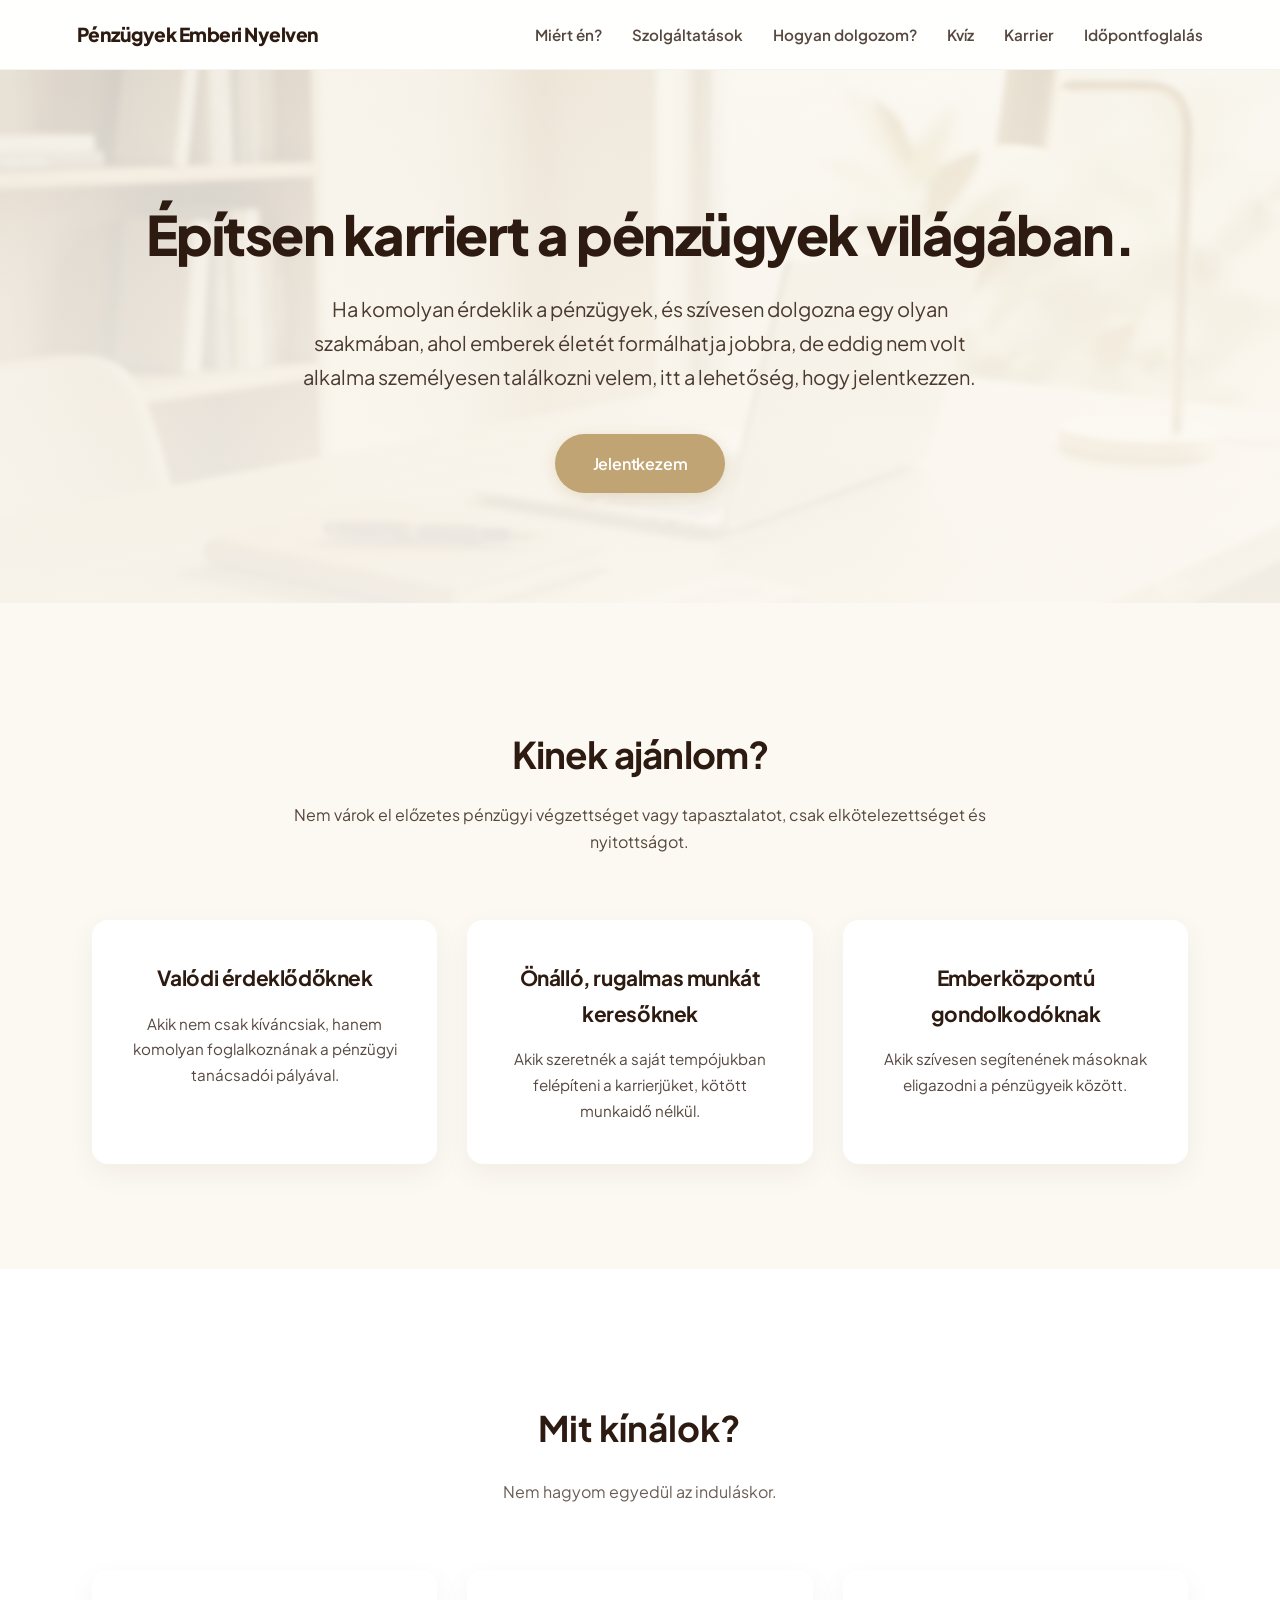
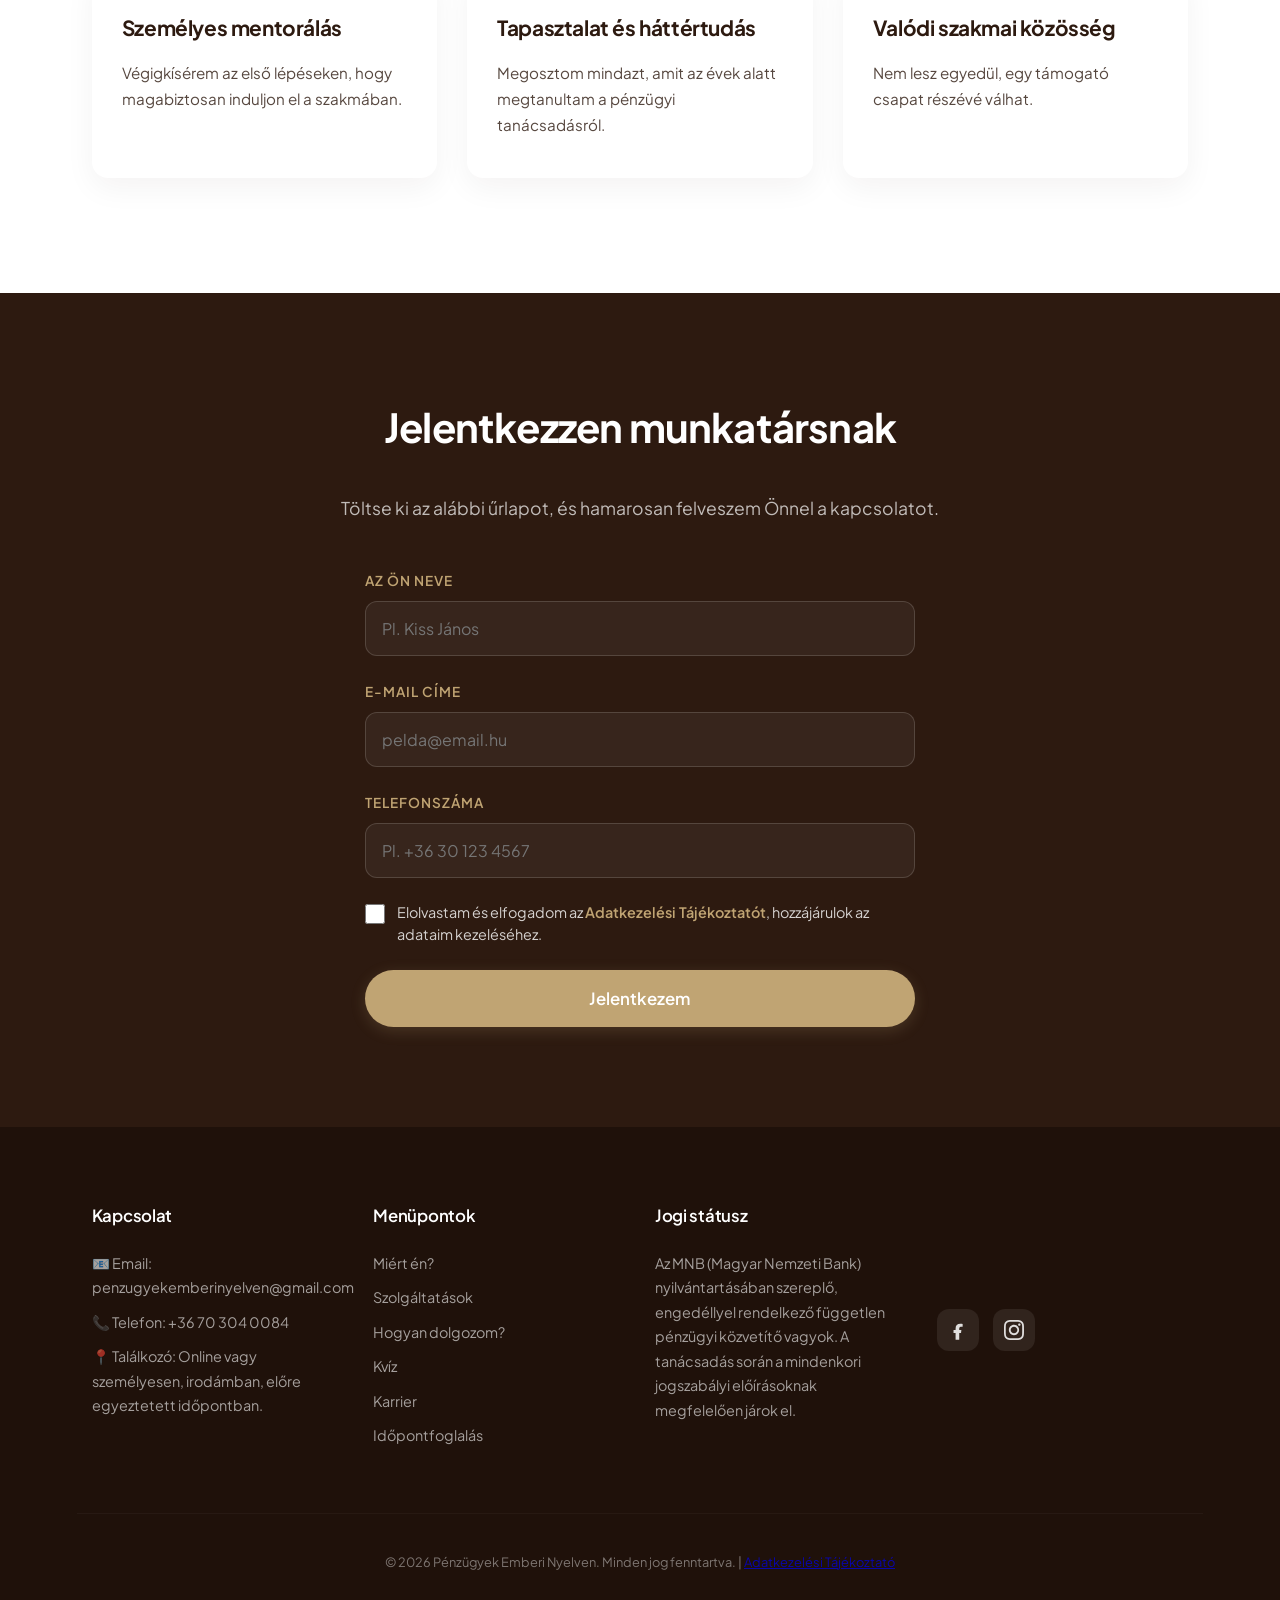
<file: karrier.html>
<!DOCTYPE html>
<html lang="hu">
<head>
<meta charset="UTF-8">
<meta name="viewport" content="width=device-width, initial-scale=1.0">
<title>Karrier - Csatlakozzon hozzám | Pénzügyek Emberi Nyelven</title>
<link rel="icon" type="image/png" sizes="32x32" href="images/favicon-32.png">
<link rel="icon" type="image/png" sizes="16x16" href="images/favicon-16.png">
<link rel="apple-touch-icon" sizes="180x180" href="images/apple-touch-icon.png">
<meta name="description" content="Érdeklik a pénzügyek, és önálló, rugalmas karriert keres? Jelentkezzen pénzügyi tanácsadó munkatársnak, és induljon el mentorálással a szakmában.">

<!-- MEGOSZTÁSI ELŐNÉZET (OPEN GRAPH) -->
<meta property="og:type" content="website">
<meta property="og:title" content="Karrier a pénzügyek világában | Pénzügyek Emberi Nyelven">
<meta property="og:description" content="Érdeklik a pénzügyek, és önálló, rugalmas karriert keres? Jelentkezzen pénzügyi tanácsadó munkatársnak, és induljon el mentorálással a szakmában.">
<meta property="og:image" content="https://gaalbogi03-ui.github.io/Bogi-weboldal/images/og-image.jpg">
<meta property="og:url" content="https://gaalbogi03-ui.github.io/Bogi-weboldal/karrier.html">
<meta property="og:locale" content="hu_HU">
<meta name="twitter:card" content="summary_large_image">
<meta name="twitter:title" content="Karrier a pénzügyek világában | Pénzügyek Emberi Nyelven">
<meta name="twitter:description" content="Érdeklik a pénzügyek, és önálló, rugalmas karriert keres? Jelentkezzen pénzügyi tanácsadó munkatársnak, és induljon el mentorálással a szakmában.">
<meta name="twitter:image" content="https://gaalbogi03-ui.github.io/Bogi-weboldal/images/og-image.jpg">

<!-- Helyben tárolt Plus Jakarta Sans betűtípus (GDPR miatt nem Google szerverről töltődik be) -->
<link href="fonts/plus-jakarta-sans.css" rel="stylesheet">
<link href="styles.css" rel="stylesheet">

</head>
<body>

<!-- NAVIGÁCIÓ -->
<nav class="navbar">
<div class="container">
<a href="index.html" class="logo">Pénzügyek Emberi Nyelven</a>
<button class="nav-toggle" id="nav-toggle" aria-label="Menü megnyitása" aria-expanded="false">
<span></span><span></span><span></span>
</button>
<ul class="nav-links" id="nav-links">
<li><a href="index.html#rolam">Miért én?</a></li>
<li><a href="index.html#szolgaltatasok">Szolgáltatások</a></li>
<li><a href="index.html#folyamat">Hogyan dolgozom?</a></li>
<li><a href="kviz.html">Kvíz</a></li>
<li><a href="karrier.html">Karrier</a></li>
<li><a href="index.html#kapcsolat">Időpontfoglalás</a></li>
</ul>
</div>
</nav>

<main>
<!-- KARRIER HERO -->
<header class="hero">
<div class="hero-bg"></div>
<div class="hero-overlay"></div>
<div class="container">
<h1>Építsen karriert a pénzügyek világában.</h1>
<p>Ha komolyan érdeklik a pénzügyek, és szívesen dolgozna egy olyan szakmában, ahol emberek életét formálhatja jobbra, de eddig nem volt alkalma személyesen találkozni velem, itt a lehetőség, hogy jelentkezzen.</p>
<a href="#jelentkezes" class="btn">Jelentkezem</a>
</div>
</header>

<!-- KINEK AJÁNLOM -->
<section class="intro">
<div class="container">
<h2>Kinek ajánlom?</h2>
<p style="max-width: 750px; margin: 0 auto; opacity: 0.8;">Nem várok el előzetes pénzügyi végzettséget vagy tapasztalatot, csak elkötelezettséget és nyitottságot.</p>

<div class="features">
<div class="feature-box">
<h3>Valódi érdeklődőknek</h3>
<p>Akik nem csak kíváncsiak, hanem komolyan foglalkoznának a pénzügyi tanácsadói pályával.</p>
</div>
<div class="feature-box">
<h3>Önálló, rugalmas munkát keresőknek</h3>
<p>Akik szeretnék a saját tempójukban felépíteni a karrierjüket, kötött munkaidő nélkül.</p>
</div>
<div class="feature-box">
<h3>Emberközpontú gondolkodóknak</h3>
<p>Akik szívesen segítenének másoknak eligazodni a pénzügyeik között.</p>
</div>
</div>
</div>
</section>

<!-- MIT KÍNÁLOK -->
<section class="services">
<div class="container">
<h2 style="text-align: center; font-size: 2.2rem; margin-bottom: 20px;">Mit kínálok?</h2>
<p style="text-align: center; opacity: 0.7; margin-bottom: 50px;">Nem hagyom egyedül az induláskor.</p>

<div class="features">
<div class="feature-box">
<h3>Személyes mentorálás</h3>
<p>Végigkísérem az első lépéseken, hogy magabiztosan induljon el a szakmában.</p>
</div>
<div class="feature-box">
<h3>Tapasztalat és háttértudás</h3>
<p>Megosztom mindazt, amit az évek alatt megtanultam a pénzügyi tanácsadásról.</p>
</div>
<div class="feature-box">
<h3>Valódi szakmai közösség</h3>
<p>Nem lesz egyedül, egy támogató csapat részévé válhat.</p>
</div>
</div>
</div>
</section>

<!-- JELENTKEZÉSI ŰRLAP -->
<section class="contact" id="jelentkezes">
<div class="container">
<h2>Jelentkezzen munkatársnak</h2>
<p>Töltse ki az alábbi űrlapot, és hamarosan felveszem Önnel a kapcsolatot.</p>

<form id="career-form" action="https://api.web3forms.com/submit" method="POST">
<input type="hidden" name="access_key" value="3ff886d4-8d54-4756-86e4-f9f395a678a9">
<input type="hidden" name="subject" value="Új karrier jelentkezés – Pénzügyek Emberi Nyelven">
<input type="hidden" name="from_name" value="Pénzügyek Emberi Nyelven weboldal - Karrier">
<input type="checkbox" name="botcheck" style="display:none" tabindex="-1" autocomplete="off">

<div class="form-group">
<label for="career-name">Az Ön neve</label>
<input type="text" id="career-name" name="name" placeholder="Pl. Kiss János" required>
</div>

<div class="form-group">
<label for="career-email">E-mail címe</label>
<input type="email" id="career-email" name="email" placeholder="pelda@email.hu" required>
</div>

<div class="form-group">
<label for="career-phone">Telefonszáma</label>
<input type="tel" id="career-phone" name="phone" placeholder="Pl. +36 30 123 4567" required>
</div>

<div class="checkbox-group">
<input type="checkbox" id="career-aszf" name="aszf" required>
<label for="career-aszf">Elolvastam és elfogadom az <a href="https://www.ovb.hu/szerviz/adatkezelesi-szabalyzat.html" target="_blank">Adatkezelési Tájékoztatót</a>, hozzájárulok az adataim kezeléséhez.</label>
</div>

<button type="submit" id="career-submit">Jelentkezem</button>
<p id="career-status" style="margin-top: 18px; font-weight: 600; display: none;"></p>
</form>
</div>
</section>
</main>

<!-- LÁBLÉC -->
<footer class="main-footer">
<div class="container">
<div class="footer-grid">
<div class="footer-col">
<h4>Kapcsolat</h4>
<p>📧 Email: <a href="mailto:penzugyekemberinyelven@gmail.com">penzugyekemberinyelven@gmail.com</a></p>
<p>📞 Telefon: <a href="tel:+36703040084">+36 70 304 0084</a></p>
<p>📍 Találkozó: Online vagy személyesen, irodámban, előre egyeztetett időpontban.</p>
</div>
<div class="footer-col">
<h4>Menüpontok</h4>
<p><a href="index.html#rolam">Miért én?</a></p>
<p><a href="index.html#szolgaltatasok">Szolgáltatások</a></p>
<p><a href="index.html#folyamat">Hogyan dolgozom?</a></p>
<p><a href="kviz.html">Kvíz</a></p>
<p><a href="karrier.html">Karrier</a></p>
<p><a href="index.html#kapcsolat">Időpontfoglalás</a></p>
</div>
<div class="footer-col">
<h4>Jogi státusz</h4>
<p>Az MNB (Magyar Nemzeti Bank) nyilvántartásában szereplő, engedéllyel rendelkező független pénzügyi közvetítő vagyok. A tanácsadás során a mindenkori jogszabályi előírásoknak megfelelően járok el.</p>
</div>
<div class="footer-col footer-social">
<a href="https://www.facebook.com/profile.php?id=61591757138707" target="_blank" rel="noopener" class="footer-social-icon" aria-label="Facebook">
<svg viewBox="0 0 24 24" xmlns="http://www.w3.org/2000/svg"><path d="M9.101 23.691v-7.98H6.627v-3.667h2.474v-1.58c0-4.085 1.848-5.978 5.858-5.978.401 0 .955.042 1.468.103a8.68 8.68 0 0 1 1.141.195v3.325a8.623 8.623 0 0 0-.653-.036 26.805 26.805 0 0 0-.733-.009c-.707 0-1.259.096-1.675.313a1.746 1.746 0 0 0-.679.612c-.258.42-.376.876-.376 1.474v1.586h2.6l-.416 3.667h-2.166v7.98H9.101Z"/></svg>
</a>
<a href="https://www.instagram.com/penzugyekemberinyelven/" target="_blank" rel="noopener" class="footer-social-icon" aria-label="Instagram">
<svg viewBox="0 0 24 24" xmlns="http://www.w3.org/2000/svg"><path d="M12 0C8.74 0 8.333.014 7.053.072 5.775.132 4.905.333 4.14.63c-.789.306-1.459.717-2.126 1.384S.935 3.35.63 4.14C.333 4.905.131 5.775.072 7.053.014 8.333 0 8.74 0 12s.014 3.667.072 4.947c.06 1.277.261 2.148.558 2.913.306.788.717 1.459 1.384 2.126.667.666 1.336 1.079 2.126 1.384.766.296 1.636.499 2.913.558C8.333 23.988 8.74 24 12 24s3.667-.014 4.947-.072c1.277-.06 2.148-.262 2.913-.558.788-.306 1.459-.718 2.126-1.384.666-.667 1.079-1.335 1.384-2.126.296-.765.499-1.636.558-2.913.06-1.28.072-1.687.072-4.947s-.014-3.667-.072-4.947c-.06-1.277-.262-2.149-.558-2.913-.306-.789-.718-1.459-1.384-2.126C21.319 1.347 20.651.935 19.86.63c-.765-.297-1.636-.499-2.913-.558C15.667.014 15.26 0 12 0zm0 2.16c3.203 0 3.585.016 4.85.071 1.17.055 1.805.249 2.227.415.562.217.96.477 1.382.896.419.42.679.819.896 1.381.164.422.36 1.057.413 2.227.057 1.266.07 1.646.07 4.85s-.015 3.585-.074 4.85c-.061 1.17-.256 1.805-.421 2.227-.224.562-.479.96-.899 1.382-.419.419-.824.679-1.38.896-.42.164-1.065.36-2.235.413-1.274.057-1.649.07-4.859.07-3.211 0-3.586-.015-4.859-.074-1.171-.061-1.816-.256-2.236-.421-.569-.224-.96-.479-1.379-.899-.421-.419-.69-.824-.9-1.38-.165-.42-.359-1.065-.42-2.235-.045-1.26-.061-1.649-.061-4.844 0-3.196.016-3.586.061-4.861.061-1.17.255-1.814.42-2.234.21-.57.479-.96.9-1.381.419-.419.81-.689 1.379-.898.42-.166 1.051-.361 2.221-.421 1.275-.045 1.65-.06 4.859-.06l.045.03zm0 3.678c-3.405 0-6.162 2.76-6.162 6.162 0 3.405 2.76 6.162 6.162 6.162 3.405 0 6.162-2.76 6.162-6.162 0-3.405-2.76-6.162-6.162-6.162zM12 16c-2.21 0-4-1.79-4-4s1.79-4 4-4 4 1.79 4 4-1.79 4-4 4zm7.846-10.405c0 .795-.646 1.44-1.44 1.44-.795 0-1.44-.646-1.44-1.44 0-.794.646-1.439 1.44-1.439.793-.001 1.44.645 1.44 1.439z"/></svg>
</a>
</div>
</div>

<div class="footer-legal">
<p>&copy; 2026 Pénzügyek Emberi Nyelven. Minden jog fenntartva. | <a href="https://www.ovb.hu/szerviz/adatkezelesi-szabalyzat.html" target="_blank">Adatkezelési Tájékoztató</a></p>
</div>
</div>
</footer>

<!-- INTERAKTÍV JAVASCRIPT -->
<script src="script.js"></script>
<script>
// KARRIER JELENTKEZÉSI ŰRLAP KÜLDÉSE (Web3Forms, oldalelhagyás nélkül)
const careerForm = document.getElementById('career-form');
const careerStatus = document.getElementById('career-status');
const careerSubmit = document.getElementById('career-submit');

careerForm.addEventListener('submit', function(e) {
e.preventDefault();

careerSubmit.disabled = true;
careerSubmit.textContent = 'Küldés...';
careerStatus.style.display = 'none';

fetch(careerForm.action, {
method: 'POST',
headers: { 'Accept': 'application/json' },
body: new FormData(careerForm)
})
.then(response => response.json())
.then(data => {
if (data.success) {
careerStatus.textContent = 'Köszönjük a jelentkezését! Hamarosan felvesszük Önnel a kapcsolatot.';
careerStatus.style.color = '#8FCB9B';
careerForm.reset();
} else {
careerStatus.textContent = 'Hiba történt a küldés során. Kérjük, próbálja meg később, vagy írjon a penzugyekemberinyelven@gmail.com címre.';
careerStatus.style.color = '#E38B8B';
}
careerStatus.style.display = 'block';
})
.catch(() => {
careerStatus.textContent = 'Hiba történt a küldés során. Kérjük, próbálja meg később, vagy írjon a penzugyekemberinyelven@gmail.com címre.';
careerStatus.style.color = '#E38B8B';
careerStatus.style.display = 'block';
})
.finally(() => {
careerSubmit.disabled = false;
careerSubmit.textContent = 'Jelentkezem';
});
});
</script>

</body>
</html>
</file>
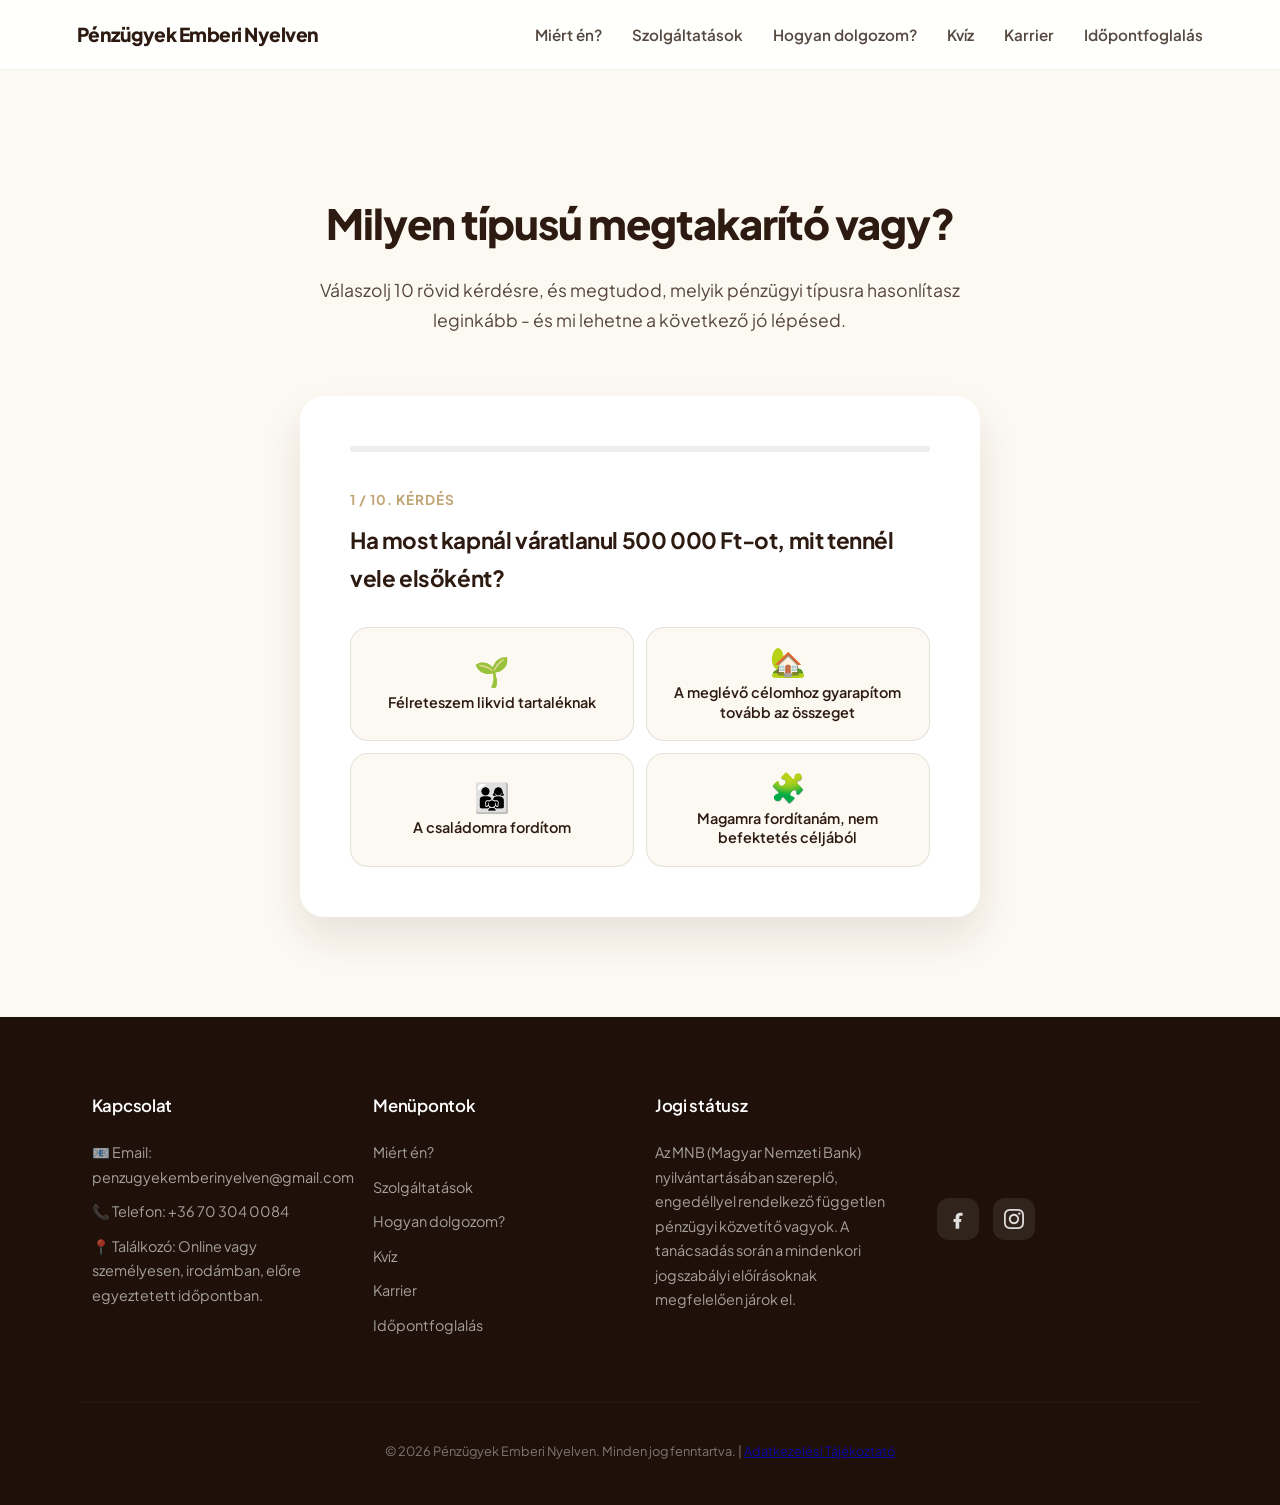
<file: kviz.html>
<!DOCTYPE html>
<html lang="hu">
<head>
<meta charset="UTF-8">
<meta name="viewport" content="width=device-width, initial-scale=1.0">
<title>Milyen típusú megtakarító vagy? - Kvíz | Pénzügyek Emberi Nyelven</title>
<link rel="icon" type="image/png" sizes="32x32" href="images/favicon-32.png">
<link rel="icon" type="image/png" sizes="16x16" href="images/favicon-16.png">
<link rel="apple-touch-icon" sizes="180x180" href="images/apple-touch-icon.png">
<meta name="description" content="Töltsd ki az 1 perces kvízt, és tudd meg, milyen típusú megtakarító vagy - és mi lehetne a következő jó pénzügyi lépésed.">

<!-- MEGOSZTÁSI ELŐNÉZET (OPEN GRAPH) -->
<meta property="og:type" content="website">
<meta property="og:title" content="Milyen típusú megtakarító vagy? | Pénzügyek Emberi Nyelven">
<meta property="og:description" content="Töltsd ki az 1 perces kvízt, és tudd meg, milyen típusú megtakarító vagy - és mi lehetne a következő jó pénzügyi lépésed.">
<meta property="og:image" content="https://gaalbogi03-ui.github.io/penzugyek-emberi-nyelven/images/og-image.jpg">
<meta property="og:url" content="https://gaalbogi03-ui.github.io/penzugyek-emberi-nyelven/kviz.html">
<meta property="og:locale" content="hu_HU">
<meta name="twitter:card" content="summary_large_image">
<meta name="twitter:title" content="Milyen típusú megtakarító vagy? | Pénzügyek Emberi Nyelven">
<meta name="twitter:description" content="Töltsd ki az 1 perces kvízt, és tudd meg, milyen típusú megtakarító vagy - és mi lehetne a következő jó pénzügyi lépésed.">
<meta name="twitter:image" content="https://gaalbogi03-ui.github.io/penzugyek-emberi-nyelven/images/og-image.jpg">

<!-- Helyben tárolt Plus Jakarta Sans betűtípus (GDPR miatt nem Google szerverről töltődik be) -->
<link href="fonts/plus-jakarta-sans.css" rel="stylesheet">
<link href="styles.css" rel="stylesheet">

</head>
<body>

<!-- NAVIGÁCIÓ -->
<nav class="navbar">
<div class="container">
<a href="index.html" class="logo">Pénzügyek Emberi Nyelven</a>
<button class="nav-toggle" id="nav-toggle" aria-label="Menü megnyitása" aria-expanded="false">
<span></span><span></span><span></span>
</button>
<ul class="nav-links" id="nav-links">
<li><a href="index.html#rolam">Miért én?</a></li>
<li><a href="index.html#szolgaltatasok">Szolgáltatások</a></li>
<li><a href="index.html#folyamat">Hogyan dolgozom?</a></li>
<li><a href="kviz.html">Kvíz</a></li>
<li><a href="karrier.html">Karrier</a></li>
<li><a href="index.html#kapcsolat">Időpontfoglalás</a></li>
</ul>
</div>
</nav>

<main>
<!-- KVÍZ FEJLÉC -->
<header class="quiz-header">
<div class="container">
<h1>Milyen típusú megtakarító vagy?</h1>
<p>Válaszolj 10 rövid kérdésre, és megtudod, melyik pénzügyi típusra hasonlítasz leginkább - és mi lehetne a következő jó lépésed.</p>
</div>
</header>

<!-- KVÍZ -->
<section class="quiz-section">
<div class="container">
<div class="quiz-card" id="quiz-card">

<!-- KÉRDÉSEK KONTÉNER (JS tölti fel) -->
<div id="quiz-progress-wrap">
<div class="quiz-progress-track">
<div class="quiz-progress-bar" id="quiz-progress-bar"></div>
</div>
</div>

<div id="quiz-question-wrap">
<div class="quiz-question-count" id="quiz-question-count"></div>
<div class="quiz-question">
<h3 id="quiz-question-text"></h3>
<div class="quiz-options" id="quiz-options"></div>
</div>
</div>

<!-- EREDMÉNY (JS jeleníti meg) -->
<div class="quiz-result" id="quiz-result" style="display:none;">
<div class="quiz-result-emoji" id="quiz-result-emoji"></div>
<h2 id="quiz-result-title"></h2>
<p class="quiz-result-desc" id="quiz-result-desc"></p>
<div class="quiz-result-next" id="quiz-result-next"></div>

<p class="quiz-disclaimer">Ez az eredmény egy gyors, tájékozódó jellegű teszt, nem egy végleges pénzügyi elemzés, és nem feltétlenül fedi pontosan a valós helyzeted.</p>

<p class="quiz-lead-intro">A tényleges, személyre szabott választ csak itt kapod meg: add meg az adataid, elküldjük emailben a részletes eredményed, és felvesszük veled a kapcsolatot egy díjmentes konzultáció erejéig.</p>

<form id="quiz-form" class="quiz-form" action="https://api.web3forms.com/submit" method="POST">
<input type="hidden" name="access_key" value="3ff886d4-8d54-4756-86e4-f9f395a678a9">
<input type="hidden" name="subject" value="Új kvíz kitöltés – Milyen típusú megtakarító vagy?">
<input type="hidden" name="from_name" value="Pénzügyek Emberi Nyelven – Kvíz">
<input type="hidden" name="kviz_eredmeny" id="quiz-result-input" value="">
<input type="checkbox" name="botcheck" style="display:none" tabindex="-1" autocomplete="off">

<div class="form-group">
<label for="quiz-name">Az Ön neve</label>
<input type="text" id="quiz-name" name="name" placeholder="Pl. Kiss János" required>
</div>

<div class="form-group">
<label for="quiz-email">E-mail címe</label>
<input type="email" id="quiz-email" name="email" placeholder="pelda@email.hu" required>
</div>

<div class="form-group">
<label for="quiz-phone">Telefonszáma (opcionális)</label>
<input type="tel" id="quiz-phone" name="phone" placeholder="Pl. +36 30 123 4567">
</div>

<div class="checkbox-group">
<input type="checkbox" id="quiz-aszf" name="aszf" required>
<label for="quiz-aszf">Elolvastam és elfogadom az <a href="https://www.ovb.hu/szerviz/adatkezelesi-szabalyzat.html" target="_blank">Adatkezelési Tájékoztatót</a>, hozzájárulok az adataim kezeléséhez.</label>
</div>

<button type="submit" id="quiz-submit">Kérem az eredményem és egy konzultációt</button>
<p id="quiz-status" style="margin-top: 18px; font-weight: 600; display: none;"></p>
</form>

<a href="index.html" class="quiz-back-link">← Vissza a főoldalra</a>
</div>

</div>
</div>
</section>
</main>

<!-- LÁBLÉC -->
<footer class="main-footer">
<div class="container">
<div class="footer-grid">
<div class="footer-col">
<h4>Kapcsolat</h4>
<p>📧 Email: <a href="mailto:penzugyekemberinyelven@gmail.com">penzugyekemberinyelven@gmail.com</a></p>
<p>📞 Telefon: <a href="tel:+36703040084">+36 70 304 0084</a></p>
<p>📍 Találkozó: Online vagy személyesen, irodámban, előre egyeztetett időpontban.</p>
</div>
<div class="footer-col">
<h4>Menüpontok</h4>
<p><a href="index.html#rolam">Miért én?</a></p>
<p><a href="index.html#szolgaltatasok">Szolgáltatások</a></p>
<p><a href="index.html#folyamat">Hogyan dolgozom?</a></p>
<p><a href="kviz.html">Kvíz</a></p>
<p><a href="karrier.html">Karrier</a></p>
<p><a href="index.html#kapcsolat">Időpontfoglalás</a></p>
</div>
<div class="footer-col">
<h4>Jogi státusz</h4>
<p>Az MNB (Magyar Nemzeti Bank) nyilvántartásában szereplő, engedéllyel rendelkező független pénzügyi közvetítő vagyok. A tanácsadás során a mindenkori jogszabályi előírásoknak megfelelően járok el.</p>
</div>
<div class="footer-col footer-social">
<a href="https://www.facebook.com/profile.php?id=61591757138707" target="_blank" rel="noopener" class="footer-social-icon" aria-label="Facebook">
<svg viewBox="0 0 24 24" xmlns="http://www.w3.org/2000/svg"><path d="M9.101 23.691v-7.98H6.627v-3.667h2.474v-1.58c0-4.085 1.848-5.978 5.858-5.978.401 0 .955.042 1.468.103a8.68 8.68 0 0 1 1.141.195v3.325a8.623 8.623 0 0 0-.653-.036 26.805 26.805 0 0 0-.733-.009c-.707 0-1.259.096-1.675.313a1.746 1.746 0 0 0-.679.612c-.258.42-.376.876-.376 1.474v1.586h2.6l-.416 3.667h-2.166v7.98H9.101Z"/></svg>
</a>
<a href="https://www.instagram.com/penzugyekemberinyelven/" target="_blank" rel="noopener" class="footer-social-icon" aria-label="Instagram">
<svg viewBox="0 0 24 24" xmlns="http://www.w3.org/2000/svg"><path d="M12 0C8.74 0 8.333.014 7.053.072 5.775.132 4.905.333 4.14.63c-.789.306-1.459.717-2.126 1.384S.935 3.35.63 4.14C.333 4.905.131 5.775.072 7.053.014 8.333 0 8.74 0 12s.014 3.667.072 4.947c.06 1.277.261 2.148.558 2.913.306.788.717 1.459 1.384 2.126.667.666 1.336 1.079 2.126 1.384.766.296 1.636.499 2.913.558C8.333 23.988 8.74 24 12 24s3.667-.014 4.947-.072c1.277-.06 2.148-.262 2.913-.558.788-.306 1.459-.718 2.126-1.384.666-.667 1.079-1.335 1.384-2.126.296-.765.499-1.636.558-2.913.06-1.28.072-1.687.072-4.947s-.014-3.667-.072-4.947c-.06-1.277-.262-2.149-.558-2.913-.306-.789-.718-1.459-1.384-2.126C21.319 1.347 20.651.935 19.86.63c-.765-.297-1.636-.499-2.913-.558C15.667.014 15.26 0 12 0zm0 2.16c3.203 0 3.585.016 4.85.071 1.17.055 1.805.249 2.227.415.562.217.96.477 1.382.896.419.42.679.819.896 1.381.164.422.36 1.057.413 2.227.057 1.266.07 1.646.07 4.85s-.015 3.585-.074 4.85c-.061 1.17-.256 1.805-.421 2.227-.224.562-.479.96-.899 1.382-.419.419-.824.679-1.38.896-.42.164-1.065.36-2.235.413-1.274.057-1.649.07-4.859.07-3.211 0-3.586-.015-4.859-.074-1.171-.061-1.816-.256-2.236-.421-.569-.224-.96-.479-1.379-.899-.421-.419-.69-.824-.9-1.38-.165-.42-.359-1.065-.42-2.235-.045-1.26-.061-1.649-.061-4.844 0-3.196.016-3.586.061-4.861.061-1.17.255-1.814.42-2.234.21-.57.479-.96.9-1.381.419-.419.81-.689 1.379-.898.42-.166 1.051-.361 2.221-.421 1.275-.045 1.65-.06 4.859-.06l.045.03zm0 3.678c-3.405 0-6.162 2.76-6.162 6.162 0 3.405 2.76 6.162 6.162 6.162 3.405 0 6.162-2.76 6.162-6.162 0-3.405-2.76-6.162-6.162-6.162zM12 16c-2.21 0-4-1.79-4-4s1.79-4 4-4 4 1.79 4 4-1.79 4-4 4zm7.846-10.405c0 .795-.646 1.44-1.44 1.44-.795 0-1.44-.646-1.44-1.44 0-.794.646-1.439 1.44-1.439.793-.001 1.44.645 1.44 1.439z"/></svg>
</a>
</div>
</div>

<div class="footer-legal">
<p>&copy; 2026 Pénzügyek Emberi Nyelven. Minden jog fenntartva. | <a href="https://www.ovb.hu/szerviz/adatkezelesi-szabalyzat.html" target="_blank">Adatkezelési Tájékoztató</a></p>
</div>
</div>
</footer>

<script src="script.js"></script>
<script>
// KVÍZ ADATOK
const quizQuestions = [
{
text: "Ha most kapnál váratlanul 500 000 Ft-ot, mit tennél vele elsőként?",
options: [
{ text: "🌱 Félreteszem likvid tartaléknak", type: "A" },
{ text: "🏡 A meglévő célomhoz gyarapítom tovább az összeget", type: "B" },
{ text: "👨‍👩‍👧 A családomra fordítom", type: "C" },
{ text: "🧩 Magamra fordítanám, nem befektetés céljából", type: "D" }
]
},
{
text: "Hogyan jellemeznéd most az anyagi helyzeted?",
options: [
{ text: "🌱 Nem követem nyomon", type: "A" },
{ text: "🏡 A célom megvalósítása van a szemem előtt", type: "B" },
{ text: "👨‍👩‍👧 A családom érdekeit nézem, de nincs mindig időm utánanézni", type: "C" },
{ text: "🧩 Vannak meglévő szerződéseim, de nem tudom pontosan mit tartalmaznak", type: "D" }
]
},
{
text: "Mi jut eszedbe elsőre az „Anyagi biztonság / pénzügyi függetlenség” kifejezésről?",
options: [
{ text: "🌱 Egy alap, amire építkezhetek", type: "A" },
{ text: "🏡 Hogy elérem, amit régóta szeretnék", type: "B" },
{ text: "👨‍👩‍👧 Hogy a családomnak mindene meglegyen", type: "C" },
{ text: "🧩 Hogy végre átlássam az egészet", type: "D" }
]
},
{
text: "Melyik mondat áll hozzád a legközelebb?",
options: [
{ text: "🌱 Szívesen foglalkoznék vele, de nem tudom, kitől kérjek segítséget", type: "A" },
{ text: "🏡 Tudom, mit akarok, de jól jönne egy friss nézőpont", type: "B" },
{ text: "👨‍👩‍👧 A családomért szinte bármit megteszek", type: "C" },
{ text: "🧩 Sokba belekezdtem, semmit be nem fejeztem", type: "D" }
]
},
{
text: "Mikor nézted át utoljára, milyen lehetőségeid vannak ezen a területen?",
options: [
{ text: "🌱 Szinte soha, nem volt időm rá", type: "A" },
{ text: "🏡 Nemrég, mivel a célomra gyűjtök", type: "B" },
{ text: "👨‍👩‍👧 A családom érdekében, viszonylag nemrég", type: "C" },
{ text: "🧩 Régen, túl bonyolultnak érzem", type: "D" }
]
},
{
text: "Mi motivál leginkább, amikor pénzügyi döntést hozol?",
options: [
{ text: "🌱 Hogy legyen valami támpontom", type: "A" },
{ text: "🏡 Hogy közelebb kerüljek a célomhoz", type: "B" },
{ text: "👨‍👩‍👧 Hogy a szeretteim biztonságban legyenek", type: "C" },
{ text: "🧩 Hogy végre átlátható legyen minden", type: "D" }
]
},
{
text: "Mennyire vagy felkészülve egy váratlan helyzetre - van vésztartalékod / likvid tartalékod?",
options: [
{ text: "🌱 Még nincs, ez lenne az első lépésem", type: "A" },
{ text: "🏡 Tudatosan építem, és közben egy nagyobb célra is gyűjtök", type: "B" },
{ text: "👨‍👩‍👧 Biztonságban vagyok, a családunkban erről is gondoskodunk", type: "C" },
{ text: "🧩 Van valamim, de nem tudom, mennyire védett", type: "D" }
]
},
{
text: "Hogy gondolsz jelenleg a saját otthon fogalmára?",
options: [
{ text: "🌱 Még nem volt saját ingatlanom, de szeretnék egyet", type: "A" },
{ text: "🏡 Aktívan gyűjtök egy új otthonra", type: "B" },
{ text: "👨‍👩‍👧 Van saját ingatlanom, nem tervezek másikat", type: "C" },
{ text: "🧩 Szeretnék, de nem tudom, hogyan kezdjek hozzá", type: "D" }
]
},
{
text: "Mennyire vagy elégedett a jelenlegi bankszámláddal?",
options: [
{ text: "🌱 Sosem foglalkoztam még vele", type: "A" },
{ text: "🏡 Tudatosan figyelem, és elégedett vagyok vele", type: "B" },
{ text: "👨‍👩‍👧 Figyelem, de magas a költsége - mégsem merek váltani", type: "C" },
{ text: "🧩 Fizetek érte, de nem izgat", type: "D" }
]
},
{
text: "Hogy állsz a gyerekvállalás vagy a gyermeked jövője pénzügyi oldalával?",
options: [
{ text: "🌱 Még nincs gyerekem, nem is terveztem ezt", type: "A" },
{ text: "🏡 Tervezek gyereket, anyagilag is készülök rá", type: "B" },
{ text: "👨‍👩‍👧 Aktívan gondoskodom a gyermekem jövőjéről", type: "C" },
{ text: "🧩 Van gyerekem, de nincs köré rendszer", type: "D" }
]
}
];

const quizResults = {
A: {
emoji: "🌱",
title: "Az Alapozó",
desc: "Te most rakod le a pénzügyi tudatosság alapjait, és ez pontosan így van jól. Nem attól kell tartanod, hogy hibázol, hanem attól, ha nem kezdesz neki. Egy jól felépített első lépés - legyen szó bankszámla-optimalizálásról vagy az első megtakarításról - hosszú távon hatalmas különbséget jelent.",
next: "Neked elsőként egy őszinte, alapozó beszélgetés segítene, ahol együtt átnézzük, honnan érdemes elindulnod."
},
B: {
emoji: "🏡",
title: "A Célegyenesben Lévő",
desc: "Tudod, mit szeretnél elérni, és készen állsz rá, hogy tegyél is érte. Legyen szó saját otthonról, esküvőről vagy egy vállalkozás elindításáról, neked már csak egy jól felépített terv és a megfelelő pénzügyi konstrukció hiányzik ahhoz, hogy a célod valóra váljon.",
next: "Neked egy célra szabott stratégia segítene, hogy a leggyorsabb és legköltséghatékonyabb úton juss el oda, ahová szeretnél."
},
C: {
emoji: "👨‍👩‍👧",
title: "A Gondoskodó",
desc: "Számodra a legfontosabb, hogy azok, akiket szeretsz, biztonságban legyenek - bármi is történjen. Ezt a hozzáállást érdemes egy átgondolt biztosítási és megtakarítási tervvel is alátámasztani, hogy ne csak érzésre, hanem valóban is védve legyen a családod.",
next: "Neked egy family-first átvilágítás segítene, ahol átnézzük a biztosításaidat és a gyermeked jövőjére szánt megtakarítást."
},
D: {
emoji: "🧩",
title: "A Rendszerező",
desc: "Neked nem hiányoznak a lehetőségek vagy a szándék - hanem az átláthatóság. Valószínűleg több helyen is van már valamid (biztosítás, megtakarítás, hitel), de nincs, aki összerakja neked az egészet egy koherens képpé.",
next: "Neked egy teljes körű pénzügyi átvilágítás segítene, ahol egy helyen, érthetően átlátjuk, mid van, és mit érdemes lenne másképp csinálni."
}
};

let currentQuestion = 0;
const scores = { A: 0, B: 0, C: 0, D: 0 };

const progressBar = document.getElementById('quiz-progress-bar');
const questionCount = document.getElementById('quiz-question-count');
const questionText = document.getElementById('quiz-question-text');
const optionsWrap = document.getElementById('quiz-options');
const questionWrap = document.getElementById('quiz-question-wrap');
const progressWrap = document.getElementById('quiz-progress-wrap');
const resultWrap = document.getElementById('quiz-result');

function renderQuestion() {
const q = quizQuestions[currentQuestion];
questionCount.textContent = (currentQuestion + 1) + ' / ' + quizQuestions.length + '. kérdés';
questionText.textContent = q.text;
progressBar.style.width = ((currentQuestion) / quizQuestions.length * 100) + '%';

optionsWrap.innerHTML = '';
q.options.forEach(function(opt) {
const btn = document.createElement('button');
btn.type = 'button';
btn.className = 'quiz-option';
const spaceIndex = opt.text.indexOf(' ');
const iconSpan = document.createElement('span');
iconSpan.className = 'quiz-option-icon';
iconSpan.textContent = opt.text.slice(0, spaceIndex);
const labelSpan = document.createElement('span');
labelSpan.className = 'quiz-option-label';
labelSpan.textContent = opt.text.slice(spaceIndex + 1);
btn.appendChild(iconSpan);
btn.appendChild(labelSpan);
btn.addEventListener('click', function() {
scores[opt.type]++;
btn.classList.add('selected');
setTimeout(function() {
if (currentQuestion < quizQuestions.length - 1) {
currentQuestion++;
renderQuestion();
} else {
showResult();
}
}, 300);
});
optionsWrap.appendChild(btn);
});
}

function showResult() {
progressBar.style.width = '100%';
questionWrap.style.display = 'none';
progressWrap.style.display = 'none';

let topType = 'A';
let topScore = -1;
Object.keys(scores).forEach(function(type) {
if (scores[type] > topScore) {
topScore = scores[type];
topType = type;
}
});

const result = quizResults[topType];
document.getElementById('quiz-result-emoji').textContent = result.emoji;
document.getElementById('quiz-result-title').textContent = result.title;
document.getElementById('quiz-result-desc').textContent = result.desc;
document.getElementById('quiz-result-next').textContent = result.next;
document.getElementById('quiz-result-input').value = result.title;

resultWrap.style.display = 'block';
}

renderQuestion();

// KVÍZ ŰRLAP KÜLDÉSE (Web3Forms, oldalelhagyás nélkül)
const quizForm = document.getElementById('quiz-form');
const quizStatus = document.getElementById('quiz-status');
const quizSubmit = document.getElementById('quiz-submit');

quizForm.addEventListener('submit', function(e) {
e.preventDefault();

quizSubmit.disabled = true;
quizSubmit.textContent = 'Küldés...';
quizStatus.style.display = 'none';

fetch(quizForm.action, {
method: 'POST',
headers: { 'Accept': 'application/json' },
body: new FormData(quizForm)
})
.then(response => response.json())
.then(data => {
if (data.success) {
quizStatus.textContent = 'Köszönjük! Az eredményedet megkaptuk, hamarosan felvesszük veled a kapcsolatot.';
quizStatus.style.color = '#8FCB9B';
quizForm.reset();
quizForm.style.display = 'none';
} else {
quizStatus.textContent = 'Hiba történt a küldés során. Kérjük, próbáld meg később, vagy írj a penzugyekemberinyelven@gmail.com címre.';
quizStatus.style.color = '#E38B8B';
}
quizStatus.style.display = 'block';
})
.catch(() => {
quizStatus.textContent = 'Hiba történt a küldés során. Kérjük, próbáld meg később, vagy írj a penzugyekemberinyelven@gmail.com címre.';
quizStatus.style.color = '#E38B8B';
quizStatus.style.display = 'block';
})
.finally(() => {
quizSubmit.disabled = false;
quizSubmit.textContent = 'Kérem az eredményem és egy konzultációt';
});
});
</script>

</body>
</html>
</file>
<file: fonts/plus-jakarta-sans.css>
@font-face {
font-family: 'Plus Jakarta Sans';
font-style: normal;
font-weight: 400;
font-display: swap;
src: url('pjs-400-latin-ext.woff2') format('woff2');
unicode-range: U+0100-02BA, U+02BD-02C5, U+02C7-02CC, U+02CE-02D7, U+02DD-02FF, U+0304, U+0308, U+0329, U+1D00-1DBF, U+1E00-1E9F, U+1EF2-1EFF, U+2020, U+20A0-20AB, U+20AD-20C0, U+2113, U+2C60-2C7F, U+A720-A7FF;
}
@font-face {
font-family: 'Plus Jakarta Sans';
font-style: normal;
font-weight: 400;
font-display: swap;
src: url('pjs-400-latin.woff2') format('woff2');
unicode-range: U+0000-00FF, U+0131, U+0152-0153, U+02BB-02BC, U+02C6, U+02DA, U+02DC, U+0304, U+0308, U+0329, U+2000-206F, U+20AC, U+2122, U+2191, U+2193, U+2212, U+2215, U+FEFF, U+FFFD;
}
@font-face {
font-family: 'Plus Jakarta Sans';
font-style: normal;
font-weight: 500;
font-display: swap;
src: url('pjs-500-latin-ext.woff2') format('woff2');
unicode-range: U+0100-02BA, U+02BD-02C5, U+02C7-02CC, U+02CE-02D7, U+02DD-02FF, U+0304, U+0308, U+0329, U+1D00-1DBF, U+1E00-1E9F, U+1EF2-1EFF, U+2020, U+20A0-20AB, U+20AD-20C0, U+2113, U+2C60-2C7F, U+A720-A7FF;
}
@font-face {
font-family: 'Plus Jakarta Sans';
font-style: normal;
font-weight: 500;
font-display: swap;
src: url('pjs-500-latin.woff2') format('woff2');
unicode-range: U+0000-00FF, U+0131, U+0152-0153, U+02BB-02BC, U+02C6, U+02DA, U+02DC, U+0304, U+0308, U+0329, U+2000-206F, U+20AC, U+2122, U+2191, U+2193, U+2212, U+2215, U+FEFF, U+FFFD;
}
@font-face {
font-family: 'Plus Jakarta Sans';
font-style: normal;
font-weight: 600;
font-display: swap;
src: url('pjs-600-latin-ext.woff2') format('woff2');
unicode-range: U+0100-02BA, U+02BD-02C5, U+02C7-02CC, U+02CE-02D7, U+02DD-02FF, U+0304, U+0308, U+0329, U+1D00-1DBF, U+1E00-1E9F, U+1EF2-1EFF, U+2020, U+20A0-20AB, U+20AD-20C0, U+2113, U+2C60-2C7F, U+A720-A7FF;
}
@font-face {
font-family: 'Plus Jakarta Sans';
font-style: normal;
font-weight: 600;
font-display: swap;
src: url('pjs-600-latin.woff2') format('woff2');
unicode-range: U+0000-00FF, U+0131, U+0152-0153, U+02BB-02BC, U+02C6, U+02DA, U+02DC, U+0304, U+0308, U+0329, U+2000-206F, U+20AC, U+2122, U+2191, U+2193, U+2212, U+2215, U+FEFF, U+FFFD;
}
@font-face {
font-family: 'Plus Jakarta Sans';
font-style: normal;
font-weight: 700;
font-display: swap;
src: url('pjs-700-latin-ext.woff2') format('woff2');
unicode-range: U+0100-02BA, U+02BD-02C5, U+02C7-02CC, U+02CE-02D7, U+02DD-02FF, U+0304, U+0308, U+0329, U+1D00-1DBF, U+1E00-1E9F, U+1EF2-1EFF, U+2020, U+20A0-20AB, U+20AD-20C0, U+2113, U+2C60-2C7F, U+A720-A7FF;
}
@font-face {
font-family: 'Plus Jakarta Sans';
font-style: normal;
font-weight: 700;
font-display: swap;
src: url('pjs-700-latin.woff2') format('woff2');
unicode-range: U+0000-00FF, U+0131, U+0152-0153, U+02BB-02BC, U+02C6, U+02DA, U+02DC, U+0304, U+0308, U+0329, U+2000-206F, U+20AC, U+2122, U+2191, U+2193, U+2212, U+2215, U+FEFF, U+FFFD;
}
@font-face {
font-family: 'Plus Jakarta Sans';
font-style: normal;
font-weight: 800;
font-display: swap;
src: url('pjs-800-latin-ext.woff2') format('woff2');
unicode-range: U+0100-02BA, U+02BD-02C5, U+02C7-02CC, U+02CE-02D7, U+02DD-02FF, U+0304, U+0308, U+0329, U+1D00-1DBF, U+1E00-1E9F, U+1EF2-1EFF, U+2020, U+20A0-20AB, U+20AD-20C0, U+2113, U+2C60-2C7F, U+A720-A7FF;
}
@font-face {
font-family: 'Plus Jakarta Sans';
font-style: normal;
font-weight: 800;
font-display: swap;
src: url('pjs-800-latin.woff2') format('woff2');
unicode-range: U+0000-00FF, U+0131, U+0152-0153, U+02BB-02BC, U+02C6, U+02DA, U+02DC, U+0304, U+0308, U+0329, U+2000-206F, U+20AC, U+2122, U+2191, U+2193, U+2212, U+2215, U+FEFF, U+FFFD;
}
</file>
<file: styles.css>
/* MODERNEBB & PRÉMIUMABB SZÍNPALETTA */
:root {
--primary-bg: #FCF9F2; /* Világos, tiszta krém háttér */
--dark-text: #2D1A10; /* Elegáns mélybarna a szövegeknek */
--accent-gold: #C0A473; /* Matt arany / pezsgő a gomboknak */
--accent-gold-hover: #A88E60;
--white-bg: #ffffff; /* Hófehér a kártyák kiemeléséhez */
--card-shadow: 0 10px 30px rgba(45, 26, 16, 0.05); /* Lágy, modern árnyék */
--card-shadow-hover: 0 20px 40px rgba(45, 26, 16, 0.1);
}

html {
scroll-behavior: smooth;
}

body {
font-family: 'Plus Jakarta Sans', -apple-system, BlinkMacSystemFont, sans-serif;
margin: 0;
padding: 0;
color: var(--dark-text);
background-color: var(--primary-bg);
line-height: 1.7;
-webkit-font-smoothing: antialiased;
}

.container {
width: 88%;
max-width: 1140px;
margin: 0 auto;
}

/* Navigációs sáv - Letisztult, lebegő hatás */
.navbar {
background-color: rgba(255, 255, 255, 0.9);
backdrop-filter: blur(10px);
-webkit-backdrop-filter: blur(10px);
border-bottom: 1px solid rgba(45, 26, 16, 0.05);
padding: 18px 0;
position: sticky;
top: 0;
z-index: 100;
}

.navbar .container {
display: flex;
justify-content: space-between;
align-items: center;
position: relative;
}

.nav-toggle {
display: none;
flex-direction: column;
justify-content: space-between;
width: 26px;
height: 18px;
background: none;
border: none;
padding: 0;
cursor: pointer;
z-index: 110;
}

.nav-toggle span {
display: block;
height: 2px;
width: 100%;
background-color: var(--dark-text);
border-radius: 2px;
transition: transform 0.3s ease, opacity 0.3s ease;
}

.nav-toggle.open span:nth-child(1) {
transform: translateY(8px) rotate(45deg);
}

.nav-toggle.open span:nth-child(2) {
opacity: 0;
}

.nav-toggle.open span:nth-child(3) {
transform: translateY(-8px) rotate(-45deg);
}

.logo {
font-weight: 800;
font-size: 1.2rem;
color: var(--dark-text);
text-decoration: none;
letter-spacing: -0.5px;
}

.nav-links {
display: flex;
list-style: none;
margin: 0;
padding: 0;
}

.nav-links li {
margin-left: 30px;
}

.nav-links a {
text-decoration: none;
color: var(--dark-text);
font-weight: 600;
font-size: 0.95rem;
opacity: 0.8;
transition: opacity 0.2s ease;
}

.nav-links a:hover {
opacity: 1;
}

/* Hero szekció - Lágy színátmenettel + elmosódott háttérkép */
.hero {
padding: 130px 0 110px 0;
text-align: center;
position: relative;
overflow: hidden;
}

.hero-bg {
position: absolute;
inset: 0;
background-image: url('images/hero-bg.jpg');
background-size: cover;
background-position: center;
z-index: 0;
}

.hero-overlay {
position: absolute;
inset: 0;
background: linear-gradient(180deg, rgba(252,249,242,0.82) 0%, rgba(252,249,242,0.94) 100%);
z-index: 1;
}

.hero .container {
position: relative;
z-index: 2;
}

.hero h1 {
font-size: 3.4rem;
font-weight: 800;
color: var(--dark-text);
line-height: 1.25;
margin-bottom: 24px;
margin-top: 0;
letter-spacing: -1.5px;
}

.hero p {
font-size: 1.25rem;
max-width: 720px;
margin: 0 auto 40px auto;
color: var(--dark-text);
opacity: 0.85;
font-weight: 400;
}

/* Gombok */
.btn {
display: inline-block;
background-color: var(--accent-gold);
color: #ffffff;
padding: 16px 38px;
text-decoration: none;
font-weight: 600;
border-radius: 50px;
transition: all 0.3s cubic-bezier(0.16, 1, 0.3, 1);
box-shadow: 0 4px 15px rgba(192, 164, 115, 0.3);
border: none;
cursor: pointer;
font-size: 1rem;
letter-spacing: -0.2px;
}

.btn:hover {
transform: translateY(-2px);
background-color: var(--accent-gold-hover);
box-shadow: 0 8px 25px rgba(192, 164, 115, 0.4);
}

/* Lebegő CTA gomb */
.floating-cta {
position: fixed;
right: 30px;
bottom: 30px;
z-index: 90;
padding: 14px 30px;
font-size: 0.95rem;
opacity: 0;
transform: translateY(20px);
pointer-events: none;
transition: opacity 0.3s ease, transform 0.3s ease;
}

.floating-cta.visible {
opacity: 1;
transform: translateY(0);
pointer-events: auto;
}

@media (max-width: 768px) {
.floating-cta {
right: 20px;
bottom: 20px;
padding: 13px 22px;
font-size: 0.9rem;
}
}

/* Rólam */
.about {
padding: 100px 0;
background-color: var(--white-bg);
}

.about-grid {
display: flex;
align-items: center;
gap: 60px;
}

.about-image {
flex: 0 0 340px;
}

.about-image img {
width: 100%;
display: block;
border-radius: 20px;
box-shadow: var(--card-shadow-hover);
}

.about-text {
flex: 1;
}

.about-eyebrow {
display: block;
color: var(--accent-gold);
font-weight: 700;
text-transform: uppercase;
letter-spacing: 1.5px;
font-size: 0.85rem;
margin-bottom: 10px;
}

.about-text h2 {
font-size: 2rem;
font-weight: 700;
letter-spacing: -0.6px;
margin: 0 0 22px 0;
}

.about-text p {
opacity: 0.85;
margin-bottom: 16px;
font-size: 1.05rem;
}

.about-text p:last-child {
margin-bottom: 0;
}

.about-tags {
margin-top: 28px;
padding-top: 24px;
border-top: 1px solid rgba(45, 26, 16, 0.08);
}

.about-tags-label {
display: block;
font-weight: 700;
font-size: 0.85rem;
text-transform: uppercase;
letter-spacing: 1px;
opacity: 0.6;
margin-bottom: 14px;
}

.about-tags-list {
display: flex;
flex-wrap: wrap;
gap: 10px;
}

.tag {
background-color: var(--primary-bg);
border: 1px solid rgba(45, 26, 16, 0.08);
border-radius: 50px;
padding: 8px 16px;
font-size: 0.85rem;
font-weight: 600;
white-space: nowrap;
}

/* Probléma / Megoldás */
.intro {
padding: 90px 0;
text-align: center;
}

.intro h2 {
font-size: 2.3rem;
font-weight: 700;
letter-spacing: -0.8px;
margin-bottom: 15px;
}

.features {
display: flex;
justify-content: space-between;
flex-wrap: wrap;
margin-top: 50px;
}

.feature-box {
flex: 1;
min-width: 280px;
margin: 15px;
padding: 40px 30px;
background-color: var(--white-bg);
border-radius: 16px;
box-shadow: var(--card-shadow);
transition: all 0.4s cubic-bezier(0.16, 1, 0.3, 1);
}

.feature-box:hover {
transform: translateY(-6px);
box-shadow: var(--card-shadow-hover);
}

.feature-box h3 {
font-size: 1.3rem;
font-weight: 700;
margin-top: 0;
margin-bottom: 15px;
letter-spacing: -0.4px;
}

.feature-box p {
font-size: 0.95rem;
opacity: 0.8;
margin: 0;
}

/* Csapat */
.team {
padding: 90px 0;
background-color: var(--primary-bg);
text-align: center;
}

.team .about-eyebrow {
display: block;
margin-bottom: 30px;
}

.team-grid {
display: flex;
justify-content: center;
flex-wrap: wrap;
gap: 28px;
}

.team-member {
width: 100px;
}

.team-member img {
width: 100%;
aspect-ratio: 4 / 5;
object-fit: cover;
border-radius: 12px;
box-shadow: var(--card-shadow);
margin-bottom: 12px;
transition: box-shadow 0.3s ease, transform 0.3s ease;
}

.team-member:hover img {
box-shadow: var(--card-shadow-hover);
transform: translateY(-4px);
}

.team-member h3 {
font-size: 0.85rem;
font-weight: 700;
margin: 0 0 2px 0;
letter-spacing: -0.1px;
line-height: 1.25;
}

.team-role {
font-size: 0.72rem;
color: var(--accent-gold);
font-weight: 600;
margin: 0;
}

/* Szolgáltatások */
.services {
padding: 100px 0;
background-color: var(--white-bg);
}

.services-grid {
display: flex;
justify-content: space-between;
flex-wrap: wrap;
}

.service-card {
flex: 1;
min-width: 45%;
margin: 15px;
padding: 40px;
background: var(--primary-bg);
border-radius: 20px;
transition: all 0.4s cubic-bezier(0.16, 1, 0.3, 1);
cursor: pointer;
position: relative;
border: 1px solid rgba(45, 26, 16, 0.03);
text-align: left;
}

.service-card:hover {
background-color: #F5EFE4;
transform: translateY(-4px);
}

.service-header {
display: flex;
justify-content: space-between;
align-items: center;
margin-bottom: 15px;
}

.service-header h3 {
font-size: 1.4rem;
font-weight: 700;
margin: 0;
letter-spacing: -0.5px;
}

.toggle-icon {
font-size: 1.2rem;
color: var(--accent-gold);
transition: transform 0.3s ease;
font-weight: bold;
}

.service-card.active .toggle-icon {
transform: rotate(180deg);
}

.service-card p.intro-text {
margin: 0 0 15px 0;
opacity: 0.85;
}

.service-details {
max-height: 0;
overflow: hidden;
transition: max-height 0.4s cubic-bezier(0.16, 1, 0.3, 1), opacity 0.3s ease;
opacity: 0;
border-top: 1px solid rgba(45, 26, 16, 0.08);
padding-top: 0;
margin-top: 0;
}

.service-card.active .service-details {
max-height: 700px;
opacity: 1;
padding-top: 20px;
margin-top: 15px;
}

.service-details ul {
padding-left: 20px;
margin: 0;
}

.service-details li {
margin-bottom: 10px;
font-size: 0.95rem;
opacity: 0.9;
}

.service-details strong {
color: var(--dark-text);
}

/* Magyarázat rész */
.explanation {
padding: 90px 0;
text-align: center;
}

.explanation h2 {
font-size: 2.1rem;
font-weight: 700;
margin-bottom: 20px;
letter-spacing: -0.5px;
}

.explanation p {
font-size: 1.1rem;
opacity: 0.8;
}

/* Hogyan dolgozunk együtt */
.process {
padding: 100px 0;
background-color: var(--white-bg);
}

.process-steps {
display: flex;
justify-content: space-between;
flex-wrap: wrap;
gap: 30px;
}

.process-step {
flex: 1;
min-width: 260px;
display: flex;
gap: 20px;
}

.process-number {
flex-shrink: 0;
width: 44px;
height: 44px;
border-radius: 50%;
background-color: var(--accent-gold);
color: #ffffff;
display: flex;
align-items: center;
justify-content: center;
font-weight: 700;
font-size: 1.1rem;
}

.process-step h3 {
font-size: 1.15rem;
font-weight: 700;
margin: 6px 0 10px 0;
letter-spacing: -0.3px;
}

.process-step p {
font-size: 0.95rem;
opacity: 0.85;
margin: 0;
}

.process-fee-note {
margin-top: 50px;
padding: 24px 28px;
background-color: var(--primary-bg);
border-radius: 16px;
font-size: 0.95rem;
opacity: 0.9;
}

.process-fee-note strong {
color: var(--dark-text);
}

.process-quote {
margin: 60px 0 0 0;
padding: 0 0 0 24px;
border-left: 3px solid var(--accent-gold);
font-size: 1.2rem;
font-style: italic;
opacity: 0.9;
}

/* Kapcsolati űrlap */
.contact {
background-color: var(--dark-text);
color: #ffffff;
padding: 100px 0;
text-align: center;
}

.contact h2 {
font-size: 2.5rem;
font-weight: 700;
letter-spacing: -0.8px;
margin-top: 0;
}

.contact p {
opacity: 0.7;
font-size: 1.1rem;
}

.contact form {
max-width: 550px;
margin: 45px auto 0 auto;
text-align: left;
}

.form-group {
margin-bottom: 24px;
}

.form-group label {
display: block;
margin-bottom: 9px;
font-weight: 600;
color: var(--accent-gold);
font-size: 0.85rem;
text-transform: uppercase;
letter-spacing: 1px;
}

.contact input, .contact select, .contact textarea {
width: 100%;
padding: 16px;
border-radius: 12px;
border: 1px solid rgba(255, 255, 255, 0.15);
background-color: rgba(255, 255, 255, 0.05);
color: #ffffff;
box-sizing: border-box;
font-family: inherit;
font-size: 1rem;
transition: all 0.3s ease;
-webkit-appearance: none;
appearance: none;
}

.contact input:focus, .contact select:focus, .contact textarea:focus {
outline: none;
border-color: var(--accent-gold);
background-color: rgba(255, 255, 255, 0.08);
}

.select-wrapper {
position: relative;
}

.select-wrapper::after {
content: "↓";
font-size: 1rem;
color: var(--accent-gold);
right: 18px;
top: 14px;
position: absolute;
pointer-events: none;
}

/* JAVÍTOTT ÁSZF RUBLIKA STÍLUS */
.checkbox-group {
display: flex;
align-items: flex-start;
margin-top: 20px;
margin-bottom: 25px;
gap: 12px; /* Biztosítja a tiszta távolságot a négyzet és a szöveg között */
}

.checkbox-group input[type="checkbox"] {
width: 20px;
height: 20px;
margin: 2px 0 0 0;
cursor: pointer;
flex-shrink: 0; /* Megakadályozza, hogy a jelölőnégyzet összenyomódjon */
-webkit-appearance: checkbox; /* Visszaállítja a natív checkbox működést */
appearance: checkbox;
}

.checkbox-group label {
text-transform: none;
font-size: 0.9rem;
font-weight: 400;
color: rgba(255, 255, 255, 0.8);
letter-spacing: 0;
line-height: 1.5;
cursor: pointer;
margin-bottom: 0;
display: inline;
}

.checkbox-group a {
color: var(--accent-gold);
text-decoration: none;
font-weight: 600;
position: relative;
z-index: 5; /* Biztosítja, hogy a link kattintható maradjon */
}

.checkbox-group a:hover {
text-decoration: underline;
}

.contact button {
background-color: var(--accent-gold);
color: #ffffff;
border: none;
padding: 18px 40px;
font-weight: 600;
font-size: 1.05rem;
cursor: pointer;
border-radius: 50px;
width: 100%;
transition: all 0.3s ease;
box-shadow: 0 4px 15px rgba(192, 164, 115, 0.2);
font-family: inherit;
}

.contact button:hover {
background-color: var(--accent-gold-hover);
transform: translateY(-2px);
}

/* Modern lábléc */
.main-footer {
background-color: #1F110A;
color: rgba(255, 255, 255, 0.6);
padding: 60px 0 30px 0;
font-size: 0.9rem;
}

.footer-grid {
display: flex;
justify-content: space-between;
flex-wrap: wrap;
margin-bottom: 40px;
}

.footer-col {
flex: 1;
min-width: 250px;
margin: 15px;
}

.footer-col h4 {
color: #ffffff;
margin-top: 0;
margin-bottom: 20px;
font-size: 1.05rem;
font-weight: 600;
letter-spacing: -0.3px;
}

.footer-col p {
margin: 10px 0;
}

.footer-col a {
color: rgba(255, 255, 255, 0.6);
text-decoration: none;
transition: color 0.2s ease;
}

.footer-col a:hover {
color: var(--accent-gold);
}

.footer-social {
display: flex;
align-items: center;
gap: 14px;
}

.footer-social a.footer-social-icon {
width: 42px;
height: 42px;
border-radius: 12px;
background: rgba(255, 255, 255, 0.08);
display: flex;
align-items: center;
justify-content: center;
color: rgba(255, 255, 255, 0.85);
transition: all 0.2s ease;
}

.footer-social-icon svg {
width: 20px;
height: 20px;
fill: currentColor;
}

.footer-social a.footer-social-icon:hover {
background: var(--accent-gold);
color: #1F110A;
transform: translateY(-3px);
}

.footer-legal {
text-align: center;
padding-top: 25px;
border-top: 1px solid rgba(255, 255, 255, 0.05);
font-size: 0.8rem;
opacity: 0.7;
}

/* Karrier oldal */
.career-intro {
padding: 90px 0;
text-align: center;
}

.career-intro h2 {
font-size: 2.3rem;
font-weight: 700;
letter-spacing: -0.8px;
margin-bottom: 15px;
}

.career-intro > .container > p {
max-width: 750px;
margin: 0 auto;
opacity: 0.8;
}

/* Kvíz oldal */
.quiz-header {
padding: 90px 0 40px 0;
text-align: center;
}

.quiz-header h1 {
font-size: 2.6rem;
font-weight: 800;
letter-spacing: -1px;
margin-bottom: 18px;
}

.quiz-header p {
max-width: 650px;
margin: 0 auto;
opacity: 0.8;
font-size: 1.1rem;
}

.quiz-promo {
padding: 70px 0;
background-color: var(--white-bg);
}

.quiz-promo-card {
max-width: 750px;
margin: 0 auto;
text-align: center;
background: linear-gradient(135deg, #FCF9F2 0%, #F5EFE4 100%);
border: 1px solid rgba(192, 164, 115, 0.3);
border-radius: 24px;
padding: 55px 40px;
}

.quiz-promo-card h2 {
font-size: 2rem;
font-weight: 700;
letter-spacing: -0.6px;
margin: 10px 0 15px 0;
}

.quiz-promo-card p {
opacity: 0.8;
margin-bottom: 30px;
font-size: 1.05rem;
}

.quiz-section {
padding: 20px 0 100px 0;
}

.quiz-card {
max-width: 680px;
margin: 0 auto;
background: var(--white-bg);
border-radius: 24px;
box-shadow: var(--card-shadow-hover);
padding: 50px;
box-sizing: border-box;
}

.quiz-progress-track {
height: 6px;
background: rgba(45, 26, 16, 0.08);
border-radius: 10px;
margin-bottom: 36px;
overflow: hidden;
}

.quiz-progress-bar {
height: 100%;
background: var(--accent-gold);
border-radius: 10px;
width: 0%;
transition: width 0.4s cubic-bezier(0.16, 1, 0.3, 1);
}

.quiz-question-count {
font-size: 0.85rem;
font-weight: 700;
text-transform: uppercase;
letter-spacing: 1px;
color: var(--accent-gold);
margin-bottom: 10px;
}

.quiz-question h3 {
font-size: 1.4rem;
font-weight: 700;
margin: 0 0 30px 0;
letter-spacing: -0.4px;
}

.quiz-options {
display: grid;
grid-template-columns: 1fr 1fr;
gap: 12px;
}

.quiz-option {
padding: 18px 14px;
border-radius: 18px;
border: 1.5px solid rgba(45, 26, 16, 0.1);
background: var(--primary-bg);
cursor: pointer;
font-weight: 600;
font-size: 0.9rem;
line-height: 1.35;
font-family: inherit;
text-align: center;
color: var(--dark-text);
transition: all 0.25s ease;
display: flex;
flex-direction: column;
align-items: center;
justify-content: center;
gap: 8px;
min-height: 96px;
}

.quiz-option-icon {
font-size: 1.8rem;
line-height: 1;
}

.quiz-option-label {
font-size: 0.9rem;
}

.quiz-option:hover {
border-color: var(--accent-gold);
background: #F5EFE4;
}

.quiz-option.selected {
border-color: var(--accent-gold);
background: var(--accent-gold);
color: #ffffff;
}

.quiz-result {
text-align: center;
}

.quiz-result-emoji {
font-size: 3.4rem;
margin-bottom: 6px;
}

.quiz-result h2 {
font-size: 1.9rem;
font-weight: 800;
margin: 0 0 16px 0;
letter-spacing: -0.6px;
color: var(--accent-gold);
}

.quiz-result-desc {
font-size: 1.05rem;
opacity: 0.85;
margin-bottom: 15px;
text-align: left;
}

.quiz-result-next {
font-size: 0.98rem;
opacity: 0.85;
margin-bottom: 36px;
text-align: left;
padding: 18px 22px;
background-color: var(--primary-bg);
border-radius: 14px;
}

.quiz-disclaimer {
font-size: 0.85rem;
font-style: italic;
opacity: 0.6;
margin-bottom: 28px;
text-align: center;
}

.quiz-lead-intro {
font-weight: 700;
margin-bottom: 22px;
text-align: center;
}

.quiz-form {
text-align: left;
}

.quiz-form .form-group label {
color: var(--accent-gold);
}

.quiz-form input {
width: 100%;
padding: 15px;
border-radius: 12px;
border: 1px solid rgba(45, 26, 16, 0.15);
background: var(--primary-bg);
color: var(--dark-text);
box-sizing: border-box;
font-family: inherit;
font-size: 1rem;
transition: all 0.3s ease;
}

.quiz-form input:focus {
outline: none;
border-color: var(--accent-gold);
}

.quiz-form .checkbox-group label {
color: var(--dark-text);
opacity: 0.8;
}

.quiz-form button {
width: 100%;
background-color: var(--accent-gold);
color: #ffffff;
border: none;
padding: 17px 40px;
font-weight: 600;
font-size: 1.05rem;
border-radius: 50px;
cursor: pointer;
font-family: inherit;
transition: all 0.3s ease;
}

.quiz-form button:hover {
background-color: var(--accent-gold-hover);
transform: translateY(-2px);
}

.quiz-back-link {
display: block;
text-align: center;
margin-top: 20px;
font-size: 0.9rem;
color: var(--dark-text);
opacity: 0.6;
text-decoration: none;
}

.quiz-back-link:hover {
opacity: 1;
}

/* Reszponzív nézet */
@media (max-width: 768px) {
.about-grid {
flex-direction: column;
gap: 30px;
text-align: center;
}
.about-image {
flex: none;
max-width: 240px;
margin: 0 auto;
}
.about-text h2 {
font-size: 1.6rem;
}
.navbar .container {
flex-direction: row;
justify-content: space-between;
}
.nav-toggle {
display: flex;
}
.nav-links {
display: none;
position: absolute;
top: calc(100% + 18px);
left: -6%;
width: 112%;
flex-direction: column;
background-color: var(--white-bg);
box-shadow: 0 15px 30px rgba(45, 26, 16, 0.1);
padding: 10px 0;
}
.nav-links.open {
display: flex;
}
.nav-links li {
margin: 0;
text-align: center;
}
.nav-links a {
display: block;
padding: 14px 20px;
}
.hero h1 {
font-size: 2.4rem;
}
.service-card {
min-width: 100%;
margin: 10px 0;
padding: 30px;
}
.features {
margin-top: 20px;
}
.feature-box {
margin: 10px 0;
}
.quiz-card {
padding: 30px 22px;
}
.quiz-options {
grid-template-columns: 1fr;
}
.quiz-option {
min-height: unset;
padding: 16px;
}
.quiz-header h1 {
font-size: 2rem;
}
.quiz-promo-card {
padding: 40px 24px;
}
}
</file>
